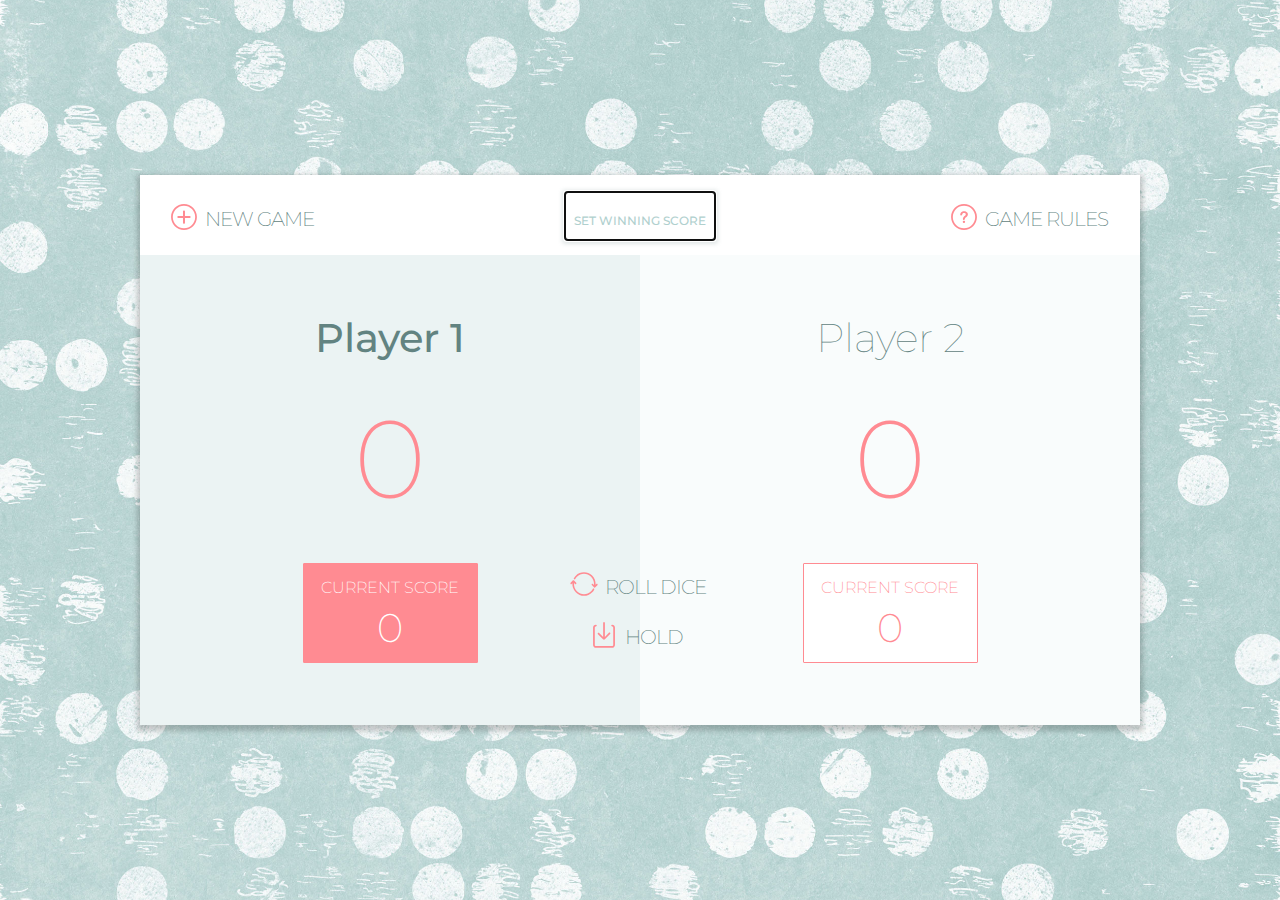
<file: index.html>
<!DOCTYPE html>
<html lang="en">
    <head>
        <meta charset="UTF-8">
        <meta name="viewport" content="width=device-width, initial-scale=1.0">
        <meta name="keywords" content="HTML, CSS, JavaScript">
        <meta name="description" content="A game for two players with a dice.">
        <meta name="author" content="Natalia Petrenko">
        <title>Dice Pig Game</title>
        <link href="https://fonts.googleapis.com/css2?family=Montserrat:wght@100;200;300;500&display=swap" rel="stylesheet">
        <link rel="stylesheet" type="text/css" href="css/normalize.css">
        <link rel="stylesheet" type="text/css" href="css/style.css">
    </head>

    <body>
        <div class="game-board clearfix">

            <div class="player-0-pannel active">
                <div class="player-name" id="player-0">
                    Player 1
                </div>
                <div class="total-score" id="total-0">102</div>
                <div class="current-panel">
                    <div class="current-label">Current score</div>
                    <div class="current-score" id="current-0">7</div>
                </div>
            </div>

            <div class="player-1-pannel">
                <div class="player-name" id="player-1">
                    Player 2
                </div>
                <div class="total-score" id="total-1">0</div>
                <div class="current-panel">
                    <div class="current-label">Current score</div>
                    <div class="current-score" id="current-1">0</div>
                </div>
            </div>

            <button id="new-game-BTN"><img src="images/new-game_icon.svg"/>New game</button>
            <button id="game-rules-BTN"><img src="images/game-rules_icon.svg"/>Game rules</button>

            <button id="roll-dice-BTN"><img src="images/roll-dice_icon.svg"/>Roll dice</button>
            <button id="hold-BTN"><img src="images/hold_icon.svg"/>Hold</button>

            <input type="text" placeholder="Set winning score" id="winning-score">
            <img src="images/Dice-3.png" alt="Dice image" class="dice"/>

            <div class="game-rules-window">
                <img src="images/close-window_icon.svg" alt="Close the window" id="close-icon"/>
                
                <div class="game-rules-copy">
                    <p>The game is for two players, playing in rounds.</p>
                    <p>Set the <b>winning score</b>. By default the winning score is <b>100</b>.</p>
                    <p>In each turn, a player rolls a dice as many times as he/she whishes. 
                        Each result get added to his/her <b>current score</b>.</p>
                    <p>If the player rolls <b>1</b>, all his/her <b>current score</b> gets lost. 
                        After that, it&apos;s the next player&apos;s turn.</p>
                    <p>The player can choose to &lsquo;Hold&rsquo;, which means that his/her <b>current score</b> 
                        gets added to his/her <b>total score</b>. After that, it&apos;s the next player&apos;s turn.</p>
                    <p>The first player, who reaches the <b>winning score</b> on his/her <b>total score</b>, wins the game.</p>
                </div>
            </div>
        </div>

        

        <script src="js/dice-pig-game.js"></script>
    </body>

</html>
</file>
<file: css/style.css>
/**********************************************
    GENERAL
**********************************************/

* {
    margin: 0;
    padding: 0;
    box-sizing: border-box;
}

body {
    color: #628381;
    font-family: 'Montserrat', sans-serif;

    background-image: url(../images/F-S_Morning-Mist_11_small.jpg);
    background-repeat: norepeat;
    background-position: center;
    background-size: cover;
    height: 100vh;
    position: relative;
}

.clearfix::after {
    content: "";
    display: table;
    clear: both;
}

.game-board {
    width: 1000px;
    height: 550px;
    position: absolute;
    top: 50%;
    left: 50%;
    transform: translate(-50%, -50%);

    background-color: #fff;
    box-shadow: 0px 3px 5px 3px rgba(0, 0, 0, 0.2);
}

.player-0-pannel,
.player-1-pannel {
    width: 50%;
    height: 470px;
    float: left;
    background-color: #f9fcfc;
    margin-top: 80px;
    text-align: center;
}

.dice {
    position: absolute;
    height: 100px;
    box-shadow: 0px 2px 5px 2px rgba(98, 131, 129, 0.28);
    top: 225px;
    left: 450px;
}

.display-none {
    display: none;
}

/* Dice 1 animation */
.dice-1-pop {
    animation: pop 0.5s ease-out;
}

@keyframes pop {
    0% { transform: scale(1) }
    30% { transform: scale(2.5) }
    100% { transform: scale(0) }
}
/* ---------------- */

button {
    all: unset;
    cursor: pointer;

    color: #628381;
    text-transform: uppercase;
    font-weight: 200;
    font-size: 20px;
    letter-spacing: -1px;
    
    position: absolute;
    transition: transform 0.2s ease-in-out;
}

button img {
    width: 28px;
    display: inline-block;
    vertical-align: text-top;
    margin: -4px 7px 0 0;
}

button:hover {
    font-weight: 300;
    transform: scale(1.1);
}

button:hover img {
    margin-right: 9px;
}

#new-game-BTN {
    left: 30px;
    top: 32px;  
}

#game-rules-BTN {
    left: 810px;
    top: 32px;
}

#roll-dice-BTN {
    left: 430px;
    top: 400px;
}

#hold-BTN {
    left: 450px;
    top: 450px;
}

input {
    position: absolute;
    left: 50%;
    transform: translateX(-50%);
    top: 14px;
    
    display: block;
    width: 152px;
    height: 50px;
    background-color: #fff;
    border: 1px solid #628381;
    border-radius: 1px;
    margin-top: 2px;
    box-shadow: 0px 1px 4px 2px rgba(98, 131, 129, 0.2);

    font-weight: 500;
    font-size: 25px; 
    text-align: center;
    color: #628381;
}

input::placeholder {
    color: #b0d0ce;
    text-align: center;
    text-transform: uppercase;
    font-weight: 500;
    font-size: 12px;
    padding-bottom: 30px;
}


/**********************************************
    PLAYERS
**********************************************/

.player-name {
    font-weight: 100;
    font-size: 40px;
    margin-top: 60px;
}

.winner {
    color: #ff8b92;
    font-weight: 500;
    font-size: 40px;
}

#active-icon-0, #active-icon-1 {
    display: none;
    position: absolute;
    width: 20px;
    top: 144px;
}

#active-icon-0 {
    left: 135px;
}

#active-icon-1{
    left: 848px;
    transform: rotate(180deg);
}

.total-score {
    color: #ff8b92;
    font-weight: 200;
    font-size: 110px;
    margin-top: 35px;
}

.current-panel {
    margin: auto;
    width: 175px;
    height: 100px;
    margin-top: 40px;
    padding: 15px;

    background-color: #fff;
    border: 1px solid #ff8b92;
    border-radius: 1px;
    
    text-transform: uppercase;
    color: #ff8b92;
    font-weight: 200;
}
.current-label {
    font-size: 16px;
}

.current-score {
    font-size: 40px;
    margin-top: 8px;
}


/**********************************************
    class = "ACTIVE" properties
**********************************************/

.active {
    background-color: #ebf3f3;
}

.active .player-name {
    font-weight: 500;
}

.active .current-panel {
    background-color: #ff8b92;
    color: #fff;
}


/**********************************************
    GAME RULES window
**********************************************/

.game-rules-window {
    /* display: none; */
    background-color: rgba(255, 255, 255, .97);
    width: 1000px;
    height: 550px;
    position: absolute;

    overflow: hidden;
    transition: transform .2s ease;
    transform-origin: top right;
    transform: scale(0);
}

.opened-window {
    transform: scale(1);
}


#close-icon {
    width: 28px;
    float: right;
    margin: 20px 20px 0 0;
}

#close-icon:hover {
    transition: transform 0.2s ease-in-out;
    transform: scale(1.3);
}

#close-icon:active {
    box-shadow: 0px 1px 4px 2px rgba(255, 139, 146, 0.2);
    transition: 0.3s ease-in-out;
}

.game-rules-copy {
    width: 80%;
    position: absolute;
    top: 50%;
    left: 50%;
    transform: translate(-50%, -50%);
}

.game-rules-copy p {
    font-weight: 200;
    padding-bottom: 1em;
    font-size: 1.3em;
    line-height: 1.4em;
}
</file>
